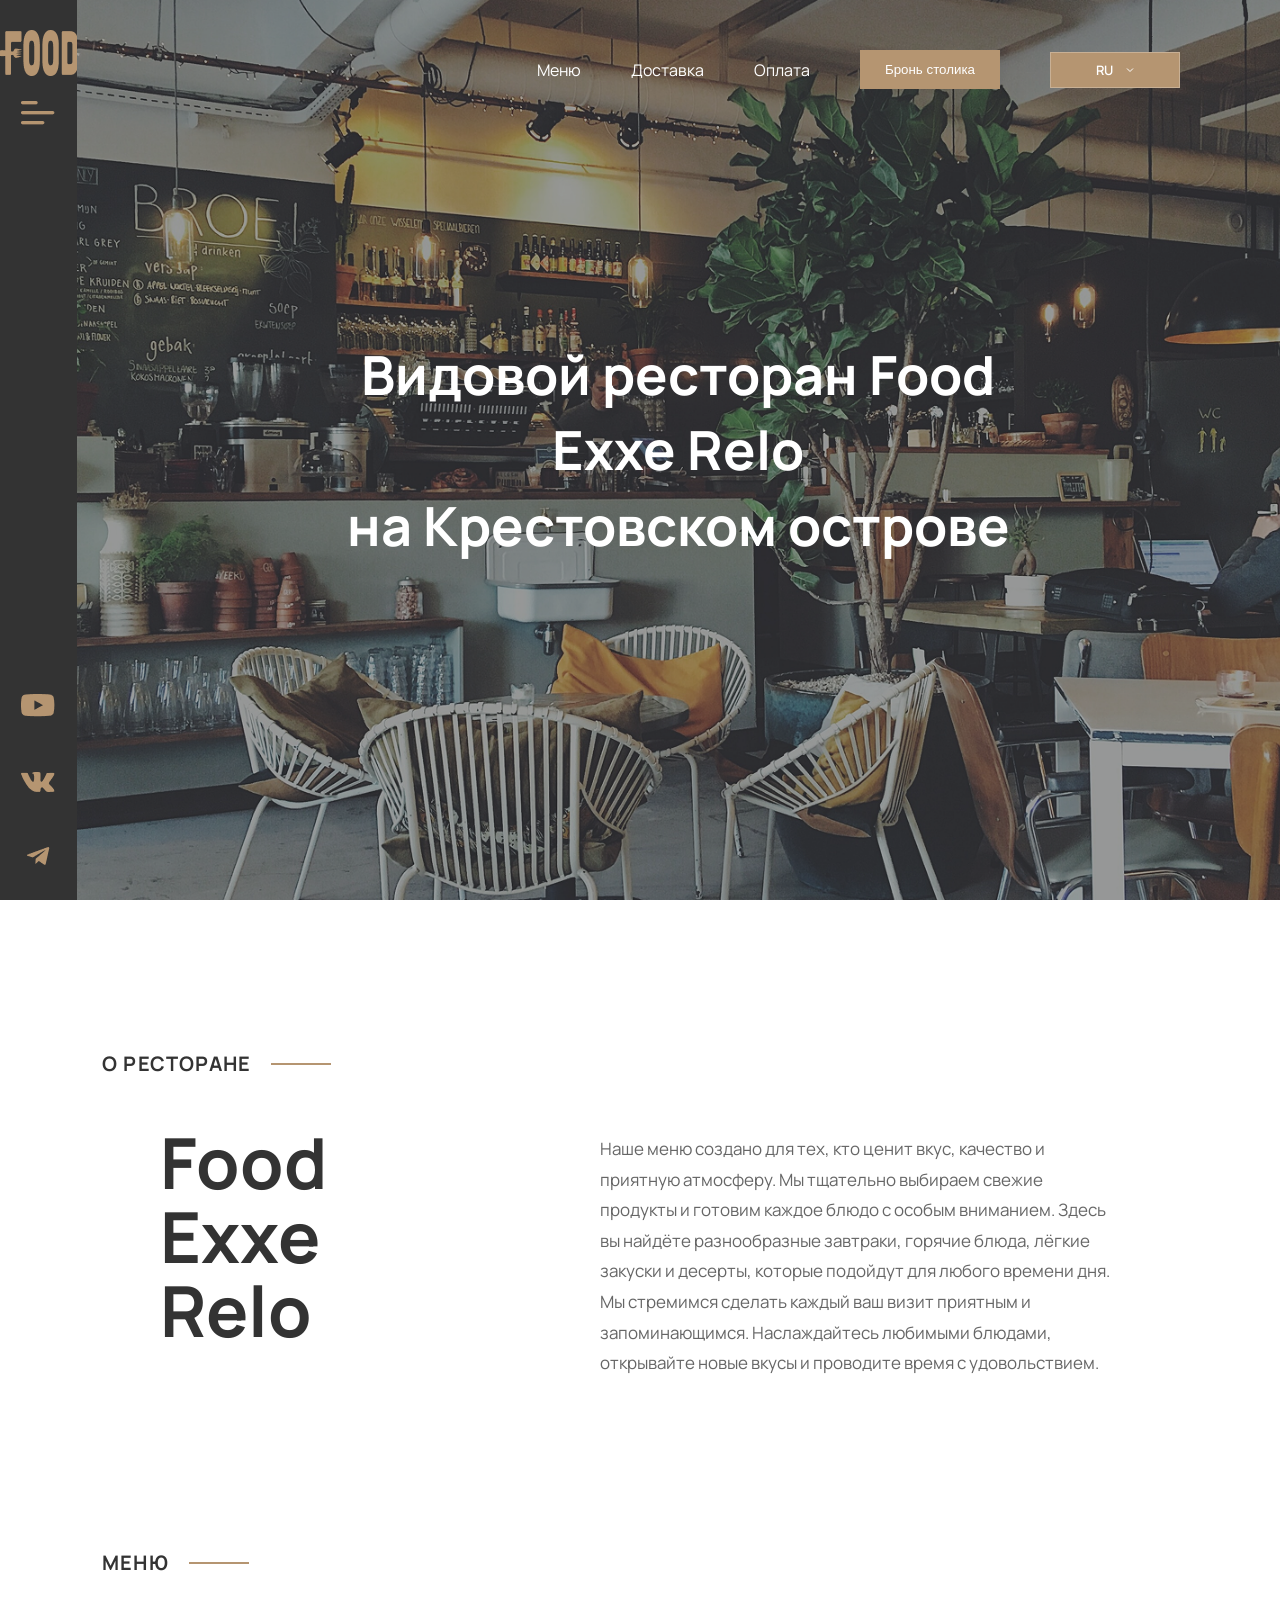
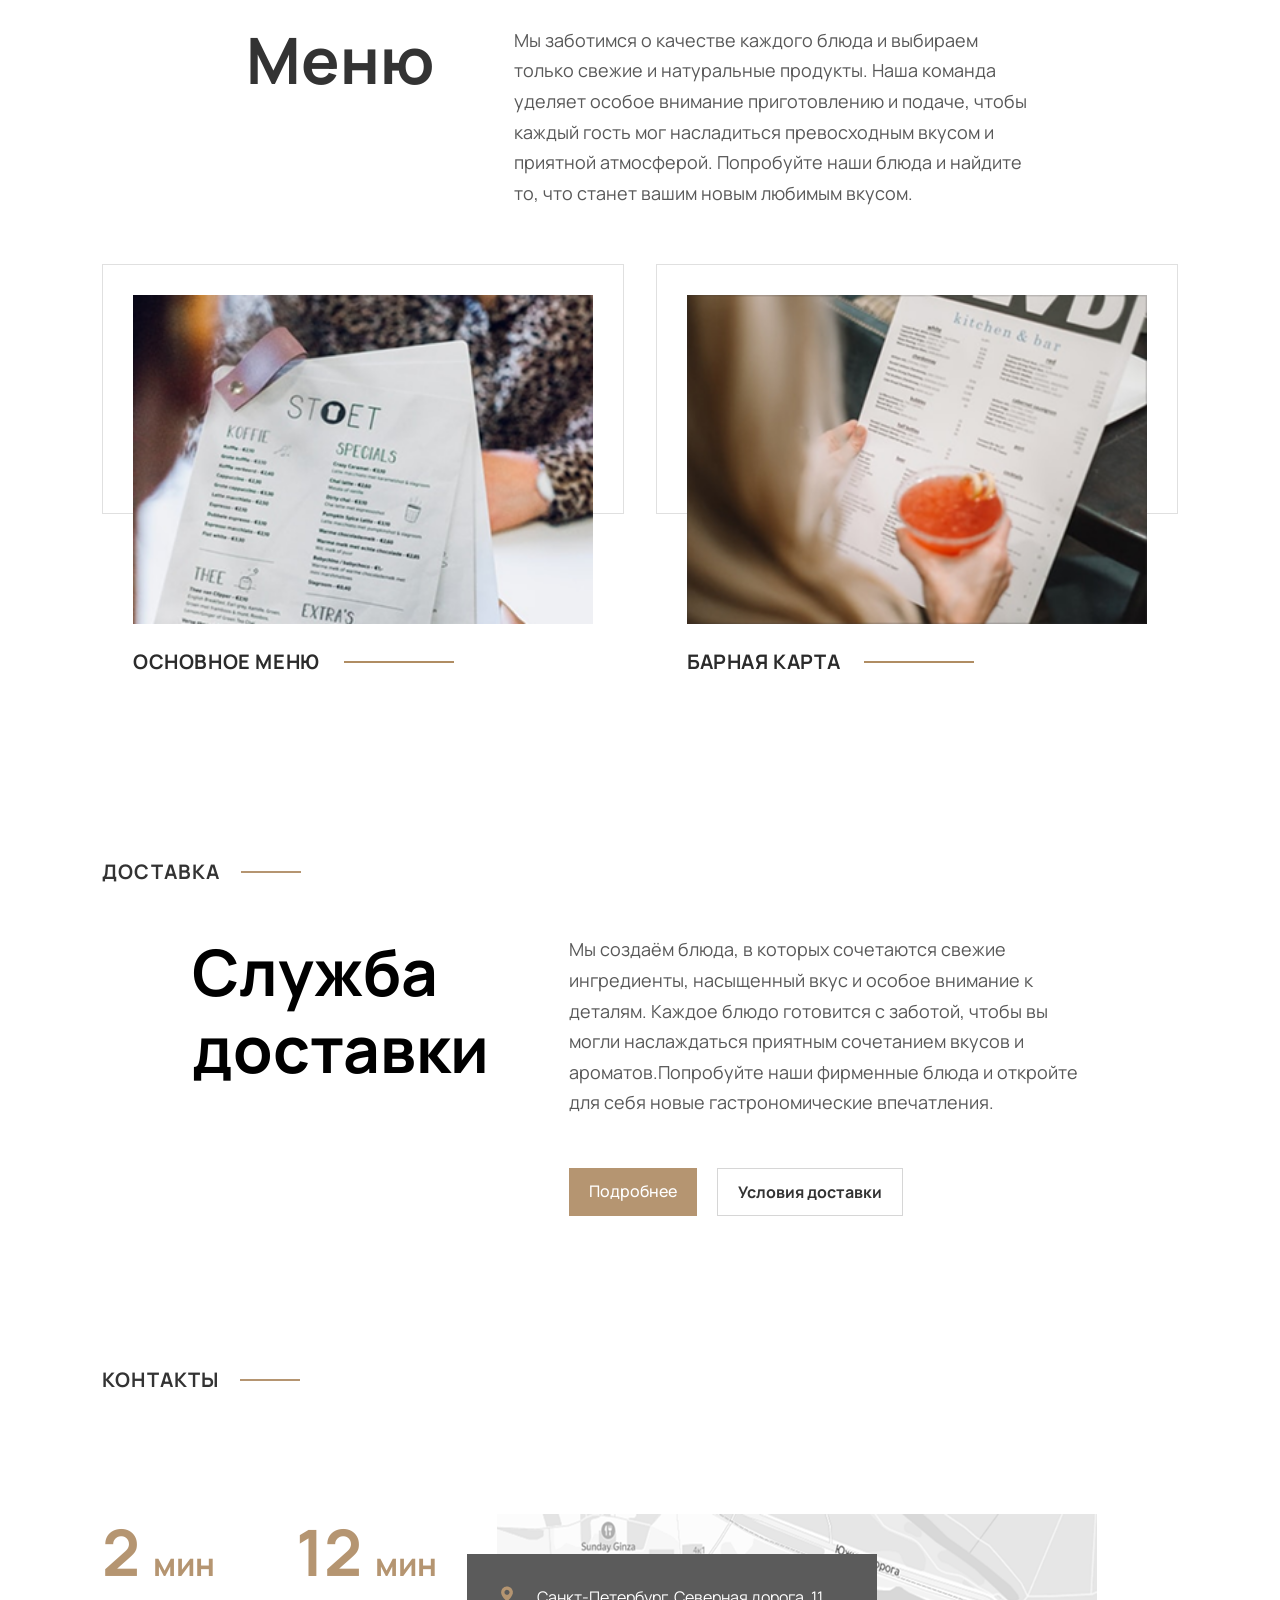
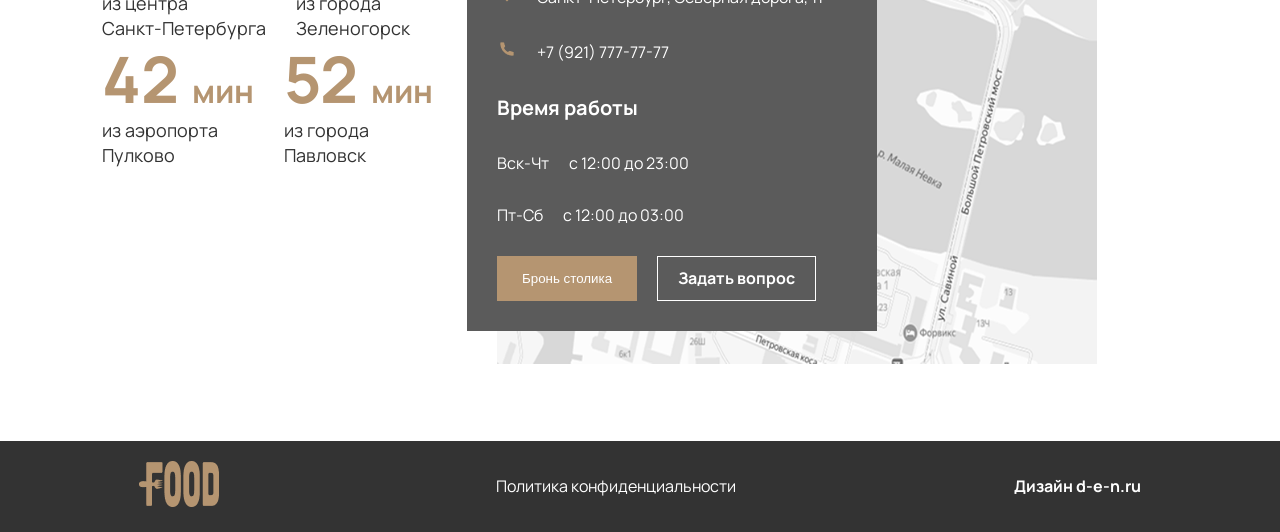
<file: index.html>
<!DOCTYPE html>
<html lang="ru">

<head>
    <meta charset="UTF-8">
    <meta name="viewport" content="width=device-width, initial-scale=1.0">
    <title>Food Exxe Relo</title>
    <link rel="stylesheet" href="./css/style.css">
    <link href="https://fonts.googleapis.com/css2?family=Manrope:wght@300;400;500;600;700&display=swap"
        rel="stylesheet">
</head>

<body>
    <section class="layout">
        <aside class="sidebar">
            <div class="sidebar-left">
                <a href="">
                    <img src="./images/logo.png" alt="Logo">

                </a>
                <a href="" id="openMobileMenu">
                    <img src="./images/burger-menu.png" alt="Logo">
                </a>

            </div>
            <div class="sidebar-actions">
                <button class="wrapper-navbar__btn sidebar-book-btn" type="button"
                    data-i18n="nav.bookTable" data-open-modal="bookingModal">Бронь столика</button>
                <div data-lang-select="header"></div>
            </div>
            <div class="sidebar-links">
                <a href="https://www.youtube.com/"><img src="./images/Youtube.png" alt="YouTube"></a>
                <a href="https://vk.ru/"><img  src="./images/Vk.png" alt="VK"></a>
                <a href="https://telegram.org/"><img src="./images/telegram.png" alt="Telegram"></a>
            </div>

        </aside>
        <div class="wrapper">
            <div class="wrapper-description">
                <nav class="wrapper-navbar">
                    <ul class="wrappper-navbar-items">
                        <li class="wrapper-navbar-item">
                            <a href="#" id="openMobileMenuNav" class="wrapper-navbar-link">Меню</a>
                        </li>
                        <li>
                            <a class="wrapper-navbar-link" href="delivery.html" data-i18n="nav.delivery">Доставка</a>
                        </li>
                        <li>
                            <a class="wrapper-navbar-link" href="#payment" data-i18n="nav.payment">Оплата</a>
                        </li>
                        <li>
                            <button class="wrapper-navbar__btn" type="button"
                                data-i18n="nav.bookTable" data-open-modal="bookingModal">Бронь столика</button>
                        </li>
                        <li class="wrapper-navbar-lang">
                            <div data-lang-select="hero"></div>
                        </li>
                    </ul>
                </nav>
                <h2 class="wrapper-info" data-i18n-html="hero.title">Видовой ресторан Food Exxe Relo <br> на Крестовском
                    острове</h2>
            </div>

        </div>

        <section id="deliveryPage" class="delivery-page hidden">
            <div class="delivery-header">
                <nav class="delivery-categories" id="categoriesNav"></nav>
                <div class="delivery-account">
                    <div data-lang-select="delivery"></div>
                    <span data-i18n="delivery.account">Личный кабинет</span>
                    <svg width="20" height="20" viewBox="0 0 24 24" fill="none" stroke="currentColor"
                        stroke-width="1.5">
                        <circle cx="12" cy="8" r="4" />
                        <path d="M4 20c0-4 4-7 8-7s8 3 8 7" />
                    </svg>
                    <svg width="20" height="20" viewBox="0 0 24 24" fill="none" stroke="currentColor"
                        stroke-width="1.5">
                        <path d="M6 6h15l-1.5 9H7.5L6 6z" />
                        <circle cx="9" cy="20" r="1" />
                        <circle cx="18" cy="20" r="1" />
                    </svg>
                </div>
            </div>
            <div class="delivery-grid" id="deliveryGrid"></div>
        </section>

        <section id="productPage" class="product-page hidden">
            <div class="delivery-header">
                <nav class="delivery-categories" id="productCategoriesNav"></nav>
                <div class="delivery-account">
                    <div data-lang-select="delivery"></div>
                    <span data-i18n="delivery.account">Личный кабинет</span>
                    <svg width="20" height="20" viewBox="0 0 24 24" fill="none" stroke="currentColor"
                        stroke-width="1.5">
                        <circle cx="12" cy="8" r="4" />
                        <path d="M4 20c0-4 4-7 8-7s8 3 8 7" />
                    </svg>
                    <svg width="20" height="20" viewBox="0 0 24 24" fill="none" stroke="currentColor"
                        stroke-width="1.5">
                        <path d="M6 6h15l-1.5 9H7.5L6 6z" />
                        <circle cx="9" cy="20" r="1" />
                        <circle cx="18" cy="20" r="1" />
                    </svg>
                </div>
            </div>
            <div class="product-detail">
                <div class="product-detail__gallery"></div>
                <div class="product-detail__info">
                    <h1 class="product-detail__title" id="productTitle"></h1>
                    <div class="product-detail__price-row">
                        <span class="product-detail__price" id="productPrice"></span>
                        <span class="product-detail__weight" id="productWeight"></span>
                    </div>
                    <div class="product-detail__actions">
                        <div class="product-detail__quantity">
                            <label for="productQuantity" data-i18n="delivery.quantity">Количество порций:</label>
                            <input type="number" id="productQuantity" value="1" min="1" max="99">
                        </div>
                        <button type="button" class="product-detail__cart-btn" data-i18n="delivery.addToCart">В
                            корзину</button>
                    </div>
                    <div class="product-detail__addons">
                        <h3 class="product-detail__addons-title" data-i18n="delivery.addons">Сделать еще вкуснее</h3>
                        <div id="productAddons"></div>
                    </div>
                </div>
            </div>
        </section>

    </section>

    <section class="container landing-section about-section">
        <div class="restoran-about">
            <b class="restoran-text" data-i18n="section.about">о ресторане</b>
            <span class="linear"></span>
        </div>
        <div class="restoran-about__text about-section__content">
            <h2 class="restoran-about__h2 about-section__title">Food <br> Exxe <br> Relo</h2>
            <p class="restoran-about__description about-section__description" data-i18n="about.description">Sed vel
                ornare ut rhoncus, ac ut nibh. Amet at sit et nibh. In lectus phasellus non ornare eget velit. Facilisi
                urna, tristique dui, rhoncus, dolor. Tincidunt enim gravida dignissim leo pulvinar sit volutpat nulla
                vestibulum. Morbi pellentesque enim massa laoreet vel id. Lectus ac, facilisis neque turpis. Morbi massa
                enim nullam sem vehicula.</p>
        </div>

    </section>

    <section class="container landing-section">
        <div class="restoran-about">
            <b class="restoran-text" data-i18n="section.menu">меню</b>
            <span class="linear"></span>
        </div>
        <div class="restoran-about__text">
            <h2 class="restoran-about__h2" data-i18n="menu.title">Меню</h2>
            <p class="restoran-about__description" data-i18n="menu.description">
                At faucibus nullam mauris vitae ut non. Augue libero non nibh nec, et eget erat. Nascetur nunc neque,
                varius massa aliquam interdum turpis massa. Ac tortor aliquam risus, interdum nisl mauris sit.
            </p>
        </div>

        <div class="menu-cards">
            <a style="text-decoration: none;" href="#">
                <article class="menu-card">
                <div class="menu-card__media">
                        <img class="menu-card__image" src="./images/stoet.png" alt="Основное меню">
                </div>
                <div class="menu-card__about">
                    <b class="restoran-text" data-i18n="menu.main">Основное меню</b>
                    <span class="linear"></span>
                </div>
            </article>
            </a>
            <a style="text-decoration: none;" href="#">
                <article class="menu-card">
                <div class="menu-card__media">
                    <img src="./images/document.png" alt="Барная карта">
                </div>
                <div class="menu-card__about">
                    <b class="restoran-text" data-i18n="menu.bar">Барная карта</b>
                    <span class="linear restoran-linear"></span>
                </div>
            </article>
            </a>
        </div>
    </section>
    <br>
    <br>
    <section class="container landing-section">
        <div class="restoran-about">
            <b class="restoran-text" data-i18n="section.delivery">доставка</b>
            <span class="linear"></span>
        </div>
        <div class="restoran-about__text resto-bar">
            <b class="dostavka-about__h2" data-i18n-html="delivery.title">Служба <br> доставки</b>
            <div class="restoran-about__desc">
                <p class="restoran-about__description" data-i18n="delivery.description">
                Phasellus diam, ultrices lobortis integer et. Diam, purus vel sagittis, non, a. In risus, venenatis enim
                vitae mauris aliquet orci. Consectetur nibh interdum nullam ut lobortis eu etiam sem.
            </p>
            <div class="dostavka-btns">
            <a href="delivery.html" type="button"  class="dostavka-more__btn"  data-i18n="delivery.more">Подробнее</a>
            <a href="#" style="text-decoration: none;" class="dostavka-condition__btn"  data-i18n="delivery.conditions">Условия
                доставки</a>
        </div>
            </div>
        </div>
    </section>

    <section class="container">
        <div class="restoran-about">
            <b class="restoran-text" data-i18n="section.contacts">контакты</b>
            <span class="linear"></span>
        </div>

        <div class="contact-location">
            <div class="contact-left">
                <div class="contact-left__items">
                    <div class="contact-left__item">
                        <b class="contact-num">2 <span data-i18n="contacts.min">мин</span></b>
                        <p class="contact-city" data-i18n-html="contacts.fromCenter">из центра <br> Санкт-Петербурга</p>
                    </div>
                    <div class="contact-left__item">
                        <b class="contact-num">12 <span data-i18n="contacts.min">мин</span></b>
                        <p class="contact-city" data-i18n-html="contacts.fromZelenogorsk">из города <br> Зеленогорск</p>
                    </div>
                </div>
                <div class="contact-left__items contact-right__items">
                    <div class="contact-left__item">
                        <b class="contact-num">42 <span data-i18n="contacts.min">мин</span></b>
                        <p class="contact-city" data-i18n-html="contacts.fromPulkovo">из аэропорта <br> Пулково</p>
                    </div>
                    <div class="contact-left__item">
                        <b class="contact-num">52 <span data-i18n="contacts.min">мин</span></b>
                        <p class="contact-city" data-i18n-html="contacts.fromPavlovsk">из города <br> Павловск</p>
                    </div>
                </div>
            </div>
            <div class="contact-map">
                <img class="location-map" src="./images/Rectangle 43.png" alt="">
                <div class="map-card">
                    <div class="map-location">
                        <a href=""><img src="./images/ci_location.png" alt=""></a>
                       <a style="text-decoration: none; color: white; " href=""> <span class="map-location__left" data-i18n="map.address">Санкт-Петербург, Северная дорога, 11 </span></a>
                    </div>
                    <div class="map-location">
                        <a href="#"><img src="./images/ci_phone.png" alt=""></a>
                        <a style="text-decoration: none; color: white; " href="tel:+998901234567"><span class="map-location__left">+7 (921) 777-77-77 </span></a>
                    </div>
                    <h4 class="work-hour" data-i18n="map.workHours">Время работы</h4>
                    <div class="map-location">
                        <span data-i18n="map.sunThu">Вск-Чт</span> 
                    <span data-i18n="map.hours1">с 12:00 до 23:00</span>
                    </div>
                    <div class="map-location">
                        <span data-i18n="map.friSat">Пт-Сб</span> 
                    <span data-i18n="map.hours2">с 12:00 до 03:00</span>
                    </div>
                   <div class="map-btns">
                       <button class="wrapper-navbar__btn sidebar-book-btn" type="button"
                           data-i18n="nav.bookTable" data-open-modal="bookingModal">Бронь столика</button>
                     <a style="text-decoration: none;" href="#" class="bron-stol" data-i18n="map.askQuestion"
                    >Задать вопрос</a>
                   </div>
                </div>
            </div>
        </div>
    </section>
    <footer class="footer">
        <div class="container2">

             <a href=""><img src="./images/logo.png" alt="Logo"></a>
    <a  href="" class="footer-politika" data-i18n="footer.privacy">Политика конфиденциальности</a>
    <a href="" class="footer-link" data-i18n="footer.design">Дизайн d-e-n.ru</a>

        </div>
    </footer>

    <!-- ===== Modal ===== -->
    <div class="modal-overlay" id="bookingModal">
        <div class="modal">
            <button class="modal-close" id="closeModal" data-i18n-aria="modal.close" aria-label="Закрыть">×</button>

            <div class="modal-logo">
                <img src="./images/logo.png" alt="FOOD">
            </div>

            <h3 class="modal-title" data-i18n="modal.title">ЗАБРОНИРОВАТЬ СТОЛИК</h3>

            <form class="modal-form" id="bookingForm">
                <input type="text" name="name" data-i18n-placeholder="modal.name" placeholder="Имя" required>
                <input type="tel" name="phone" data-i18n-placeholder="modal.phone" placeholder="Телефон" required>

                <div class="modal-row">
                    <input  name="guests" data-i18n-placeholder="modal.guests" placeholder="Гостей" 
                        required>
                    <input type="text" name="time" data-i18n-placeholder="modal.time" placeholder="Время" required>
                </div>

                <button type="submit" class="modal-submit" data-i18n="modal.submit">Забронировать</button>
            </form>
        </div>
    </div>

    <!-- ===== Mobile Menu ===== -->
    <div class="mobile-menu" id="mobileMenu">
        <div class="mobile-menu-content">

            <div class="mobile-menu-logo">
                <a href=""><img src="./images/logo.png" alt="FOOD"></a>
                <br>
                <button class="mobile-menu-close" id="closeMobileMenu" data-i18n-aria="modal.close"
                    aria-label="Закрыть">×</button>

            </div>

            <div data-lang-select="mobile"></div>

            <nav class="mobile-menu-nav">
                <ul>
                   
                    <li><a href="delivery.html" data-open-delivery data-i18n="nav.delivery">Доставка</a></li>
                    <li><a href="#payment" data-i18n="nav.payment">Оплата</a></li>
                </ul>
            </nav>

            <button class="mobile-menu-btn" data-i18n="nav.bookTable" data-open-modal="bookingModal">
                Бронь столика
            </button>

            <div class="mobile-menu-socials">
                <a href="https://www.youtube.com/"><img src="./images/Youtube.png" alt="YouTube"></a>
                <a href="https://vk.ru/"><img src="./images/Vk.png" alt="VK"></a>
                <a href="https://telegram.org/"><img src="./images/telegram.png" alt="Telegram"></a>
            </div>
        </div>
    </div>

    <script src="./js/i18n.js"></script>
    <script type="module" src="./js/menu-data.js"></script>
    <script src="./js/script.js"></script>
</body>
</html>
</file>
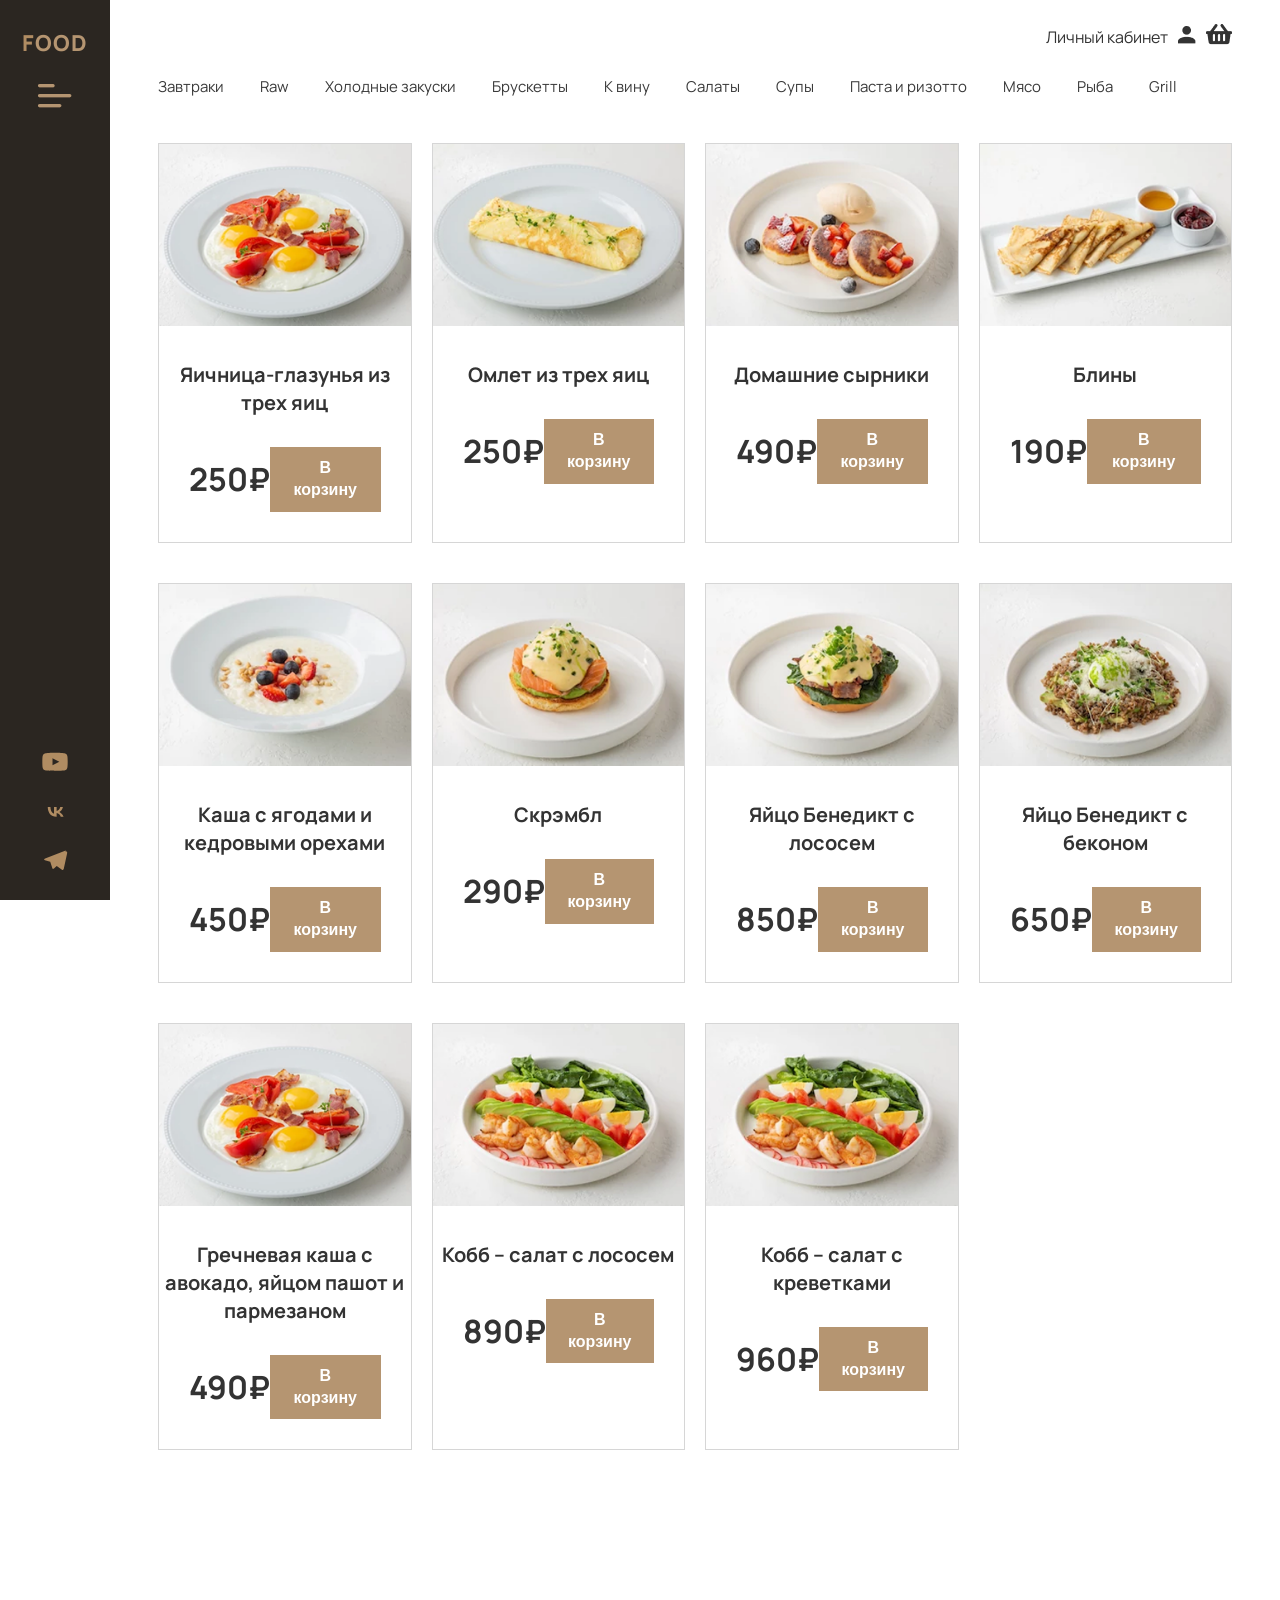
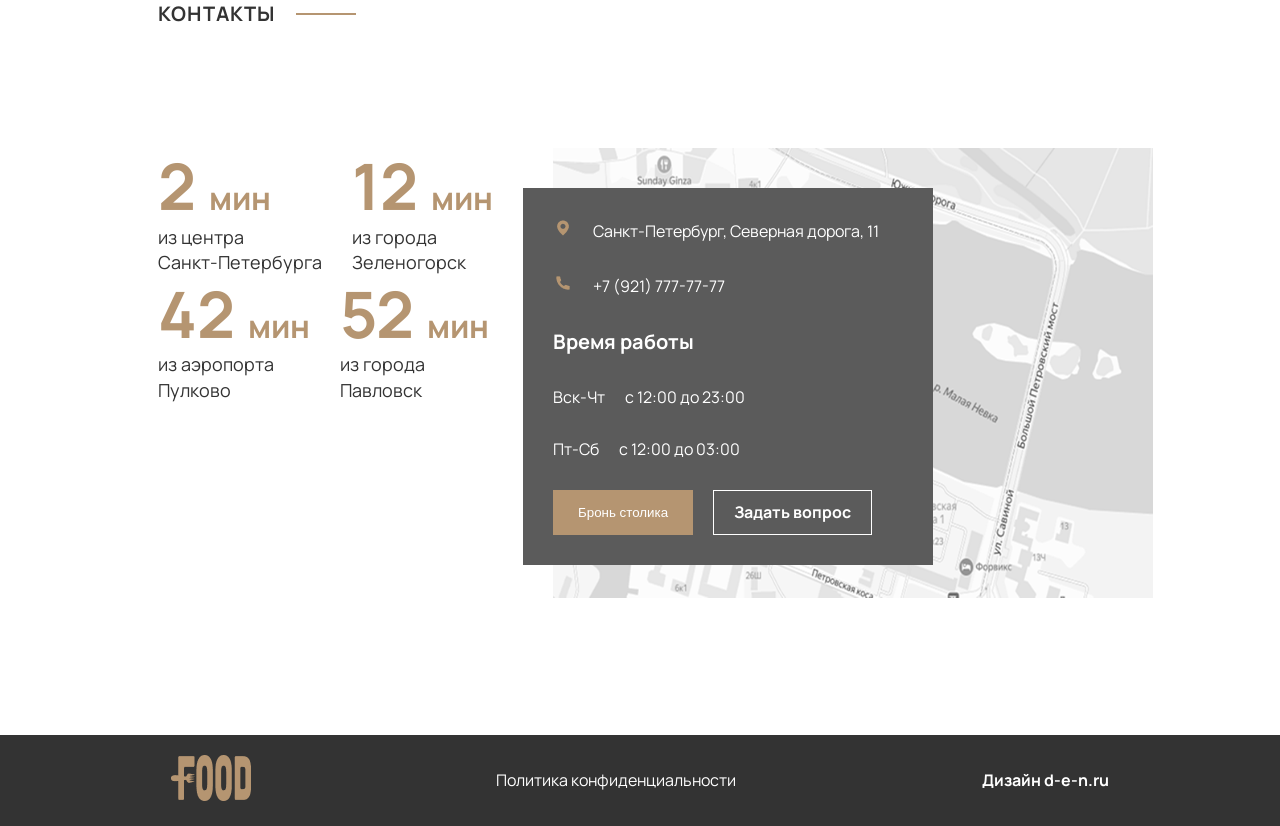
<file: delivery.html>
<!DOCTYPE html>
<html lang="ru">
<head>
<meta charset="UTF-8">
<meta name="viewport" content="width=device-width, initial-scale=1.0">
<title>FOOD — Меню</title>
<link rel="stylesheet" href="./css/style.css">
<link rel="stylesheet" href="./css/delevery.css">
<link href="https://fonts.googleapis.com/css2?family=Manrope:wght@300;400;500;600;700&display=swap" rel="stylesheet">

</head>
<body class="delivery-site">
<div class="layout">
  <aside class="sidebar">
      <a class="logo" href="index.html">OOD</a>

    <a href="#" id="openMobileMenu">
                    <img src="./images/burger-menu.png" alt="Logo">
                </a>
                                                                                <div class="social">
      <a href="https://www.youtube.com/" title="YouTube"><svg viewBox="0 0 24 24"><path d="M23.5 6.2s-.2-1.6-.9-2.3c-.9-.9-1.9-.9-2.4-1C16.9 2.6 12 2.6 12 2.6h0s-4.9 0-8.2.3c-.5.1-1.5.1-2.4 1C.7 4.6.5 6.2.5 6.2S.3 8.1.3 10v1.9c0 1.9.2 3.8.2 3.8s.2 1.6.9 2.3c.9.9 2.1.9 2.6 1 1.9.2 8 .3 8 .3s4.9 0 8.2-.3c.5-.1 1.5-.1 2.4-1 .7-.7.9-2.3.9-2.3s.2-1.9.2-3.8V10c0-1.9-.2-3.8-.2-3.8zM9.7 14.1V7.6l6.3 3.3-6.3 3.2z"/></svg></a>
      <a href="https://vk.ru/" title="VK"><svg viewBox="0 0 24 24"><path d="M13.2 17.3c-4.9 0-7.7-3.4-7.9-9h2.5c.1 4 1.9 5.7 3.3 6.1v-6.1h2.4v3.6c1.4-.2 2.9-1.7 3.4-3.6h2.4c-.4 2.3-2.1 4-3.3 4.7 1.2.6 3.1 2.1 3.9 4.3h-2.6c-.6-1.8-1.9-3.2-3.8-3.4v3.4h-.3z"/></svg></a>
      <a href="https://telegram.org/" title="Telegram"><svg viewBox="0 0 24 24"><path d="M21.9 4.2 2.9 11.6c-1.3.5-1.3 1.2-.2 1.5l4.9 1.5 1.9 5.7c.2.6.1.8.8.8.5 0 .7-.2 1-.5l2.3-2.2 4.8 3.5c.9.5 1.5.2 1.7-.8l3.1-14.5c.3-1.3-.5-1.9-1.3-1.4z"/></svg></a>
    </div>
  </aside>

  <main class="main">
    <div class="topbar">
      <div class="account">
        <a class="personal-account" href="#">Личный кабинет</a>
        <a href="#"><img src="./images/data-image/User.png" alt="Logo"></a>
       <a href="#"> <img src="./images/data-image/card.png" alt="Logo"></a>
            
      </div>
    </div>
    
    <section id="deliveryPage">
      <nav class="tabs delivery-categories" id="categoriesNav"></nav>
      
    </section>

    <section id="product-cards">
        <div class="product-card">
            
        </div>
    </section>

    <section class="container contacts-section" id="contactsSection">
        <div class="restoran-about">
            <b class="restoran-text" data-i18n="section.contacts">контакты</b>
            <span class="linear"></span>
        </div>

        <div class="contact-location">
            <div class="contact-left">
                <div class="contact-left__items">
                    <div class="contact-left__item">
                        <b class="contact-num">2 <span data-i18n="contacts.min">мин</span></b>
                        <p class="contact-city" data-i18n-html="contacts.fromCenter">из центра <br> Санкт-Петербурга</p>
                    </div>
                    <div class="contact-left__item">
                        <b class="contact-num">12 <span data-i18n="contacts.min">мин</span></b>
                        <p class="contact-city" data-i18n-html="contacts.fromZelenogorsk">из города <br> Зеленогорск</p>
                    </div>
                </div>
                <div class="contact-left__items">
                    <div class="contact-left__item">
                        <b class="contact-num">42 <span data-i18n="contacts.min">мин</span></b>
                        <p class="contact-city" data-i18n-html="contacts.fromPulkovo">из аэропорта <br> Пулково</p>
                    </div>
                    <div class="contact-left__item">
                        <b class="contact-num">52 <span data-i18n="contacts.min">мин</span></b>
                        <p class="contact-city" data-i18n-html="contacts.fromPavlovsk">из города <br> Павловск</p>
                    </div>
                </div>
            </div>
            <div class="contact-map">
                <img class="location-map" src="./images/Rectangle 43.png" alt="">
                <div class="map-card">
                    <div class="map-location">
                        <a href=""><img src="./images/ci_location.png" alt=""></a>
                       <a style="text-decoration: none; color: white; " href=""> <span class="map-location__left" data-i18n="map.address">Санкт-Петербург, Северная дорога, 11 </span></a>
                    </div>
                    <div class="map-location">
                        <a href="#"><img src="./images/ci_phone.png" alt=""></a>
                        <a style="text-decoration: none; color: white; " href="tel:+998901234567"><span class="map-location__left">+7 (921) 777-77-77 </span></a>
                    </div>
                    <h4 class="work-hour" data-i18n="map.workHours">Время работы</h4>
                    <div class="map-location">
                        <span data-i18n="map.sunThu">Вск-Чт</span> 
                    <span data-i18n="map.hours1">с 12:00 до 23:00</span>
                    </div>
                    <div class="map-location">
                        <span data-i18n="map.friSat">Пт-Сб</span> 
                    <span data-i18n="map.hours2">с 12:00 до 03:00</span>
                    </div>
                   <div class="map-btns">
                       <button class="wrapper-navbar__btn sidebar-book-btn" type="button"
                           data-i18n="nav.bookTable" data-open-modal="bookingModal">Бронь столика</button>
                     <a style="text-decoration: none;" href="#" class="bron-stol" data-i18n="map.askQuestion"
                    >Задать вопрос</a>
                   </div>
                </div>
            </div>
        </div>
    </section>
  </main>
</div>

<footer class="footer">
  <div class="container2">
    <a href=""><img src="./images/logo.png" alt="Logo"></a>

    <a href="" class="footer-politika" data-i18n="footer.privacy">Политика конфиденциальности</a>
    <a href="" class="footer-link" data-i18n="footer.design">Дизайн d-e-n.ru</a>
  </div>
</footer>


<div class="modal-overlay" id="bookingModal">
        <div class="modal">
            <button class="modal-close" id="closeModal" data-i18n-aria="modal.close" aria-label="Закрыть">×</button>

            <div class="modal-logo">
                <img src="./images/logo.png" alt="FOOD">
            </div>

            <h3 class="modal-title" data-i18n="modal.title">ЗАБРОНИРОВАТЬ СТОЛИК</h3>

            <form class="modal-form" id="bookingForm">
                <input type="text" name="name" data-i18n-placeholder="modal.name" placeholder="Имя" required>
                <input type="tel" name="phone" data-i18n-placeholder="modal.phone" placeholder="Телефон" required>

                <div class="modal-row">
                    <input  name="guests" data-i18n-placeholder="modal.guests" placeholder="Гостей" 
                        required>
                    <input type="text" name="time" data-i18n-placeholder="modal.time" placeholder="Время" required>
                </div>

                <button type="submit" class="modal-submit" data-i18n="modal.submit">Забронировать</button>
            </form>
        </div>
    </div>

<div class="mobile-menu" id="mobileMenu">
    <div class="mobile-menu-content">

        <div class="mobile-menu-logo">
            <a href=""><img src="./images/logo.png" alt="FOOD"></a>
            <br>
            <button class="mobile-menu-close" id="closeMobileMenu" data-i18n-aria="modal.close"
                aria-label="Закрыть">×</button>

        </div>

        <div data-lang-select="mobile"></div>

        <nav class="mobile-menu-nav">
            <ul>
               
                <li><a href="delivery.html" data-open-delivery data-i18n="nav.delivery">Доставка</a></li>
                <li><a href="#payment" data-i18n="nav.payment">Оплата</a></li>
            </ul>
        </nav>

        <button class="mobile-menu-btn" data-i18n="nav.bookTable" data-open-modal="bookingModal">
            Бронь столика
        </button>

        <div class="mobile-menu-socials">
            <a href="https://www.youtube.com/"><img src="./images/Youtube.png" alt="YouTube"></a>
            <a href="https://vk.ru/"><img src="./images/Vk.png" alt="VK"></a>
            <a href="https://telegram.org/"><img src="./images/telegram.png" alt="Telegram"></a>
        </div>
    </div>
</div>
    




 <div class="mobile-menu" id="mobileMenu">
        <div class="mobile-menu-content">

            <div class="mobile-menu-logo">
                <img src="./images/logo.png" alt="FOOD">
                <br>
                <button class="mobile-menu-close" id="closeMobileMenu" data-i18n-aria="modal.close"
                    aria-label="Закрыть">×</button>

            </div>

            <div data-lang-select="mobile"></div>

            <nav class="mobile-menu-nav">
                <ul>
                   
                    <li><a href="delivery.html" data-open-delivery data-i18n="nav.delivery">Доставка</a></li>
                    <li><a href="#payment" data-i18n="nav.payment">Оплата</a></li>
                </ul>
            </nav>

            <button class="mobile-menu-btn" id="openModalMobile" data-i18n="nav.bookTable">
                Бронь столика
            </button>

            <div class="mobile-menu-socials">
                <a href="https://www.youtube.com/"><img src="./images/Youtube.png" alt="YouTube"></a>
                <a href="https://vk.ru/"><img src="./images/Vk.png" alt="VK"></a>
                <a href="https://telegram.org/"><img src="./images/telegram.png" alt="Telegram"></a>
            </div>
        </div>
    </div>


<script type="module" src="./js/i18n.js"></script>
<script type="module" src="./js/menu-data.js"></script>
<script type="module" src="./js/delivery.js"></script>

</body>
</html>
</file>
<file: css/style.css>
* {
    box-sizing: border-box;
    margin: 0;
    padding: 0;
}



body {
    font-family: 'Manrope', sans-serif;
    overflow-x: hidden;
}
.container {
    max-width: 1076px;
    margin: 150px auto;
    
}

.container2 {
    padding: 20px 0;
    margin-top: 150px;
    display: flex;
    justify-content: space-around;
    align-items: center;
    color: rgba(255, 255, 255, 1);
}


.linear {
    width: 60px;
    height: 2px;
    background-color: rgba(181, 149, 113, 1);
}


.layout {
    display: flex;
    width: 100%;
    height: 100%;
    
}



.sidebar{
    background-color: rgba(51, 51, 51, 1);
    width: 6%;
    height: 100vh;
    padding: 30px;
    display: flex;
    flex-direction: column;
    align-items: center;
    justify-content: space-between;
    
}


.sidebar-left {
    display: flex;
    flex-direction: column;
    align-items: center;
    gap: 20px;
    flex-shrink: 0;
}




.sidebar-links {
    display: flex;
    flex-direction: column;
    align-items: center;
    justify-content: center;
    gap: 50px;
}

.sidebar-actions {
    display: none;
}


.wrapper {
    background-image: url("../images/bg-image.png");
    background-size: cover;
    background-position: center;
    width: 94%;
    height: 100vh;
    position: relative;
}


.wrappper-navbar-items {
    display: flex;
    padding-right: 100px;
    padding-top: 50px;
    justify-content: end;
    align-items: center;
    gap: 50px;
    list-style: none;
}

.wrapper-navbar-lang {
    list-style: none;
}


.wrapper-navbar-link {
    text-decoration: none;
    color: rgba(255, 255, 255, 1);
}



.wrapper-navbar__btn {
    background-color: rgba(181, 149, 113, 1);
    color: rgba(255, 255, 255, 1);
    padding: 12px 25px;
    border: none;
   
}

.wrapper-navbar__btn:hover {
    cursor: pointer;
}

.wrapper-info {
    position: relative;
    font-weight: 700;
    font-size: 54px;
    line-height: 140%;
    color: rgba(255, 255, 255, 1);
    text-align: center;
    max-width: 820px;
    padding: 0 32px;
    margin: 0 auto;
}

.wrapper-description {
    width: 100%;
    height: 100%;
    display: flex;
    flex-direction: column;
    justify-content: center;
    align-items: center;
    position: relative;
}

.wrapper-navbar {
    position: absolute;
    top: 0;
    right: 0;
    width: 100%;
    z-index: 2;
}




/* ===== Modal ===== */
.modal-overlay {
  position: fixed;
  inset: 0;
  background: rgba(0, 0, 0, 0.65);
  display: flex;
  align-items: center;
  justify-content: center;
  z-index: 1000;
  opacity: 0;
  visibility: hidden;
  transition: all 0.3s ease;
}

.modal-overlay.active {
  opacity: 1;
  visibility: visible;
}

.modal {
  background: #2a2a2a;
  padding: 40px 36px;
  border-radius: 8px;
  width: 100%;
  max-width: 380px;
  position: relative;
  text-align: center;
  transform: translateY(20px);
  transition: transform 0.3s ease;
}

.modal-overlay.active .modal {
  transform: translateY(0);
}

.modal-close {
  position: absolute;
  top: 16px;
  right: 18px;
  background: none;
  border: none;
  color: #fff;
  font-size: 28px;
  cursor: pointer;
  line-height: 1;
  opacity: 0.8;
  transition: opacity 0.2s;
}

.modal-close:hover {
  opacity: 1;
}

.modal-logo {
  margin-bottom: 20px;
}

.modal-logo img {
  height: 28px;
}

.modal-title {
  font-size: 15px;
  font-weight: 600;
  letter-spacing: 1.5px;
  margin-bottom: 28px;
  color: #fff;
  text-transform: uppercase;
}

.modal-form {
  display: flex;
  flex-direction: column;
  gap: 14px;
}

.modal-form input {
  width: 100%;
  padding: 12px 14px;
  background: transparent;
  border: 1px solid #555;
  border-radius: 4px;
  color: #fff;
  font-size: 14px;
  font-family: 'Manrope', sans-serif;
  outline: none;
  transition: border-color 0.2s;
}

.modal-form input::placeholder {
  color: #999;
}

.modal-form input:focus {
  border-color: #b59571;
}

.modal-row {
  display: flex;
  gap: 12px;
}

.modal-row input {
  width: 50%;
}

.modal-submit {
  margin-top: 10px;
  background: #b59571;
  color: #1a1a1a;
  border: none;
  padding: 13px;
  border-radius: 4px;
  font-size: 15px;
  font-weight: 600;
  cursor: pointer;
  transition: background 0.25s;
  font-family: 'Manrope', sans-serif;
}

.modal-submit:hover {
  background: #c9a87e;
}


/* ===== Mobile Menu ===== */
.mobile-menu {
  position: fixed;
  inset: 0;
  background: #2a2a2a;
  z-index: 1100;
  display: flex;
  align-items: center;
  justify-content: center;
  opacity: 0;
  visibility: hidden;
  transition: all 0.35s ease;
}

.mobile-menu.active {
  opacity: 1;
  visibility: visible;
}

.mobile-menu-content {
  text-align: center;
  width: 100%;
  max-width: 320px;
  position: relative;
  padding: 40px 20px;
  display: flex;
  flex-direction: column;
  align-items: center;
}

.mobile-menu-close {

  background: none;
  border: none;
  color: #b59571;
  font-size: 32px;
  cursor: pointer;
  line-height: 1;
}

.mobile-menu-logo {
    padding: 20px;
}

.mobile-menu-logo img {
  height: 32px;
}

.mobile-menu-nav ul {
  list-style: none;
  margin-bottom: 40px;
}

.mobile-menu-nav li {
  margin-bottom: 28px;
}

.mobile-menu-nav a {
  color: #fff;
  font-size: 22px;
  font-weight: 500;
  text-decoration: none;
  transition: color 0.2s;
}

.mobile-menu-nav a:hover {
  color: #b59571;
}

.mobile-menu-btn {
  background: #b59571;
  color: #1a1a1a;
  border: none;
  padding: 14px 36px;
  font-size: 16px;
  font-weight: 600;
  border-radius: 4px;
  cursor: pointer;
  font-family: 'Manrope', sans-serif;
  margin-bottom: 60px;
  transition: background 0.25s;
}

.mobile-menu-btn:hover {
  background: #c9a87e;
}

.mobile-menu-socials {
  display: flex;
  justify-content: center;
  gap: 28px;
}

.mobile-menu-socials img {
  
  
  
}

.mobile-menu-socials a:hover img {
  opacity: 1;
}



.restoran-about {
    display: flex;
    gap: 20px;
    align-items: center;
}

.restoran-text {
    font-weight: 700;
    font-size: 20px;
    line-height: 140%;
    text-transform: uppercase;
    letter-spacing: 0.06em;
    color: rgba(51, 51, 51, 1);
}

.restoran-about__text {
    margin-top: 48px;
    display: flex;
    gap: 80px;
    justify-content: center;
    align-items: flex-start;
}

.restoran-about__h2 {
    font-weight: 700;
    font-size: 64px;
    line-height: 110%;
    color: rgba(51, 51, 51, 1);
    flex-shrink: 0;
}

.restoran-about__description {
    font-weight: 400;
    font-size: 18px;
    line-height: 170%;
    color: rgba(51, 51, 51, 0.82);
    margin-bottom: 0;
    max-width: 520px;
}

.about-section {
    padding-bottom: 20px;
}

.about-section__content {
    display: grid;
    grid-template-columns: minmax(220px, 340px) minmax(280px, 1fr);
    gap: 48px 100px;
    align-items: start;
    justify-content: start;
    max-width: 960px;
    margin-left: auto;
    margin-right: auto;
}

.about-section__title {
    font-size: clamp(42px, 5.5vw, 72px);
    line-height: 105%;
    margin: 0;
}

.about-section__description {
    font-size: 17px;
    line-height: 180%;
    color: rgba(51, 51, 51, 0.75);
    max-width: 100%;
    padding-top: 8px;
}


.menu-cards {
    margin-top: 56px;
    display: grid;
    grid-template-columns: repeat(2, minmax(0, 1fr));
    gap: 32px;
}

.restoran-about__desc {
    display: flex;
    flex-direction: column; gap: 50px; align-items: start;
}

.menu-card {
    border: 1px solid rgba(51, 51, 51, 0.15);
    height: 250px;
    background: #fff;
    padding: 30px 30px 32px;
    display: flex;
    flex-direction: column;
}

.menu-card__media {
    width: 100%;

    
}

.menu-card__media img {
    width: 100%;
    height: 100%;
    display: block;
    object-fit: cover;
    object-position: center;
    
}

.menu-card__about {
    display: flex;
    gap: 24px;
    align-items: center;
    justify-content: flex-start;
    margin-top: 24px;
    
    
}

.menu-card__about .restoran-text {
    font-size: 20px;
    font-weight: 700;
    letter-spacing: 0.03em;
    text-transform: uppercase;
    white-space: nowrap;
    color: #2b2b2b;
}

.menu-card__about .linear {
    display: block;
    width: 110px;
    height: 1.5px;
    background: #b08d63;
}

.dostavka-about__h2 {
    font-weight: 700;
    font-size: 64px;
    line-height: 120%;
    
}


.dostavka-more__btn {
    background-color: rgba(181, 149, 113, 1);
    padding: 12px 20px;
    color: rgba(255, 255, 255, 1);
    border: none;
    font-weight: 500;
    font-size: 16px;
    line-height: 140%;
    
}

.dostavka-condition__btn {
    font-weight: bold;
    font-size: 16px;
    line-height: 140%;
    padding: 12px 20px;
    border: 1px solid rgba(51, 51, 51, 0.2);
    background-color: transparent;
    color: rgba(51, 51, 51, 1);
    
}

.dostavka-btns {
    display: flex;
    gap: 20px;
    justify-content: center;
    
}

.contact {
    max-width: 1296px;
    margin: 0 auto;
    
}

.contact-map img {
    width: 600px; 
    height: 450px;
    position: absolute;
        

}


.contact-location {
    width: 100%;
    display: flex;
    gap: 60px;
    margin-top: 120px;
    
    
}

.contact-left__items{
    display: flex;
    gap: 30px;
}




.contact-num {
    font-weight: 700;
    font-size: 64px;
    line-height: 120%;
    color: rgba(181, 149, 113, 1);
    
}

.contact-num span {
    font-weight: 700;
    font-size: 32px;
    line-height: 120%;
    color: rgba(181, 149, 113, 1);
}

.contact-city {
    font-weight: 400;
    font-size: 18px;
    line-height: 140%;
    color: rgba(51, 51, 51, 1);
    
}


.footer{
    width: 100%;
    background-color: rgba(51, 51, 51, 1);
}


.footer-politika {
    font-weight: 400;
    font-size: 16px;
    line-height: 140%;
    text-decoration: none;
    color: rgba(255, 255, 255, 1);
}

.footer-link {
    font-weight: 700;
    font-size: 16px;
    line-height: 140%;
    color: rgba(255, 255, 255, 1);
    text-decoration: none;


}


/* ===== Utility ===== */
.hidden {
    display: none !important;
}


/* ===== Delivery Page ===== */
.delivery-page,
.product-page {
    flex: 1;
    width: auto;
    min-width: 0;
    background: #fff;
    min-height: 100vh;
    padding: 36px 48px 48px 40px;
}

.delivery-header {
    display: flex;
    align-items: flex-end;
    justify-content: space-between;
    gap: 32px;
    margin-bottom: 36px;
    padding-bottom: 14px;
    border-bottom: 1px solid rgba(51, 51, 51, 0.12);
}

.delivery-account {
    display: flex;
    align-items: center;
    gap: 10px;
    flex-shrink: 0;
    color: rgba(51, 51, 51, 1);
    font-size: 14px;
    font-weight: 400;
    white-space: nowrap;
    padding-bottom: 2px;
}

.delivery-account svg {
    color: rgba(51, 51, 51, 0.65);
    cursor: pointer;
}

.delivery-categories {
    display: flex;
    flex-wrap: nowrap;
    gap: 28px;
    overflow-x: auto;
    scrollbar-width: none;
    -ms-overflow-style: none;
    padding-bottom: 2px;
    margin-bottom: 0;
    border-bottom: none;
}

.delivery-categories::-webkit-scrollbar {
    display: none;
}

.delivery-category {
    background: none;
    border: none;
    font-family: Manrope, sans-serif;
    font-size: 14px;
    font-weight: 400;
    color: rgba(51, 51, 51, 0.55);
    cursor: pointer;
    padding: 0 0 10px;
    position: relative;
    transition: color 0.2s;
    white-space: nowrap;
    flex-shrink: 0;
}

.delivery-category:hover {
    color: rgba(51, 51, 51, 1);
}

.delivery-category.active {
    color: rgba(51, 51, 51, 1);
    font-weight: 500;
}

.delivery-category.active::after {
    content: '';
    position: absolute;
    bottom: 0;
    left: 0;
    width: 100%;
    height: 2px;
    background-color: rgba(181, 149, 113, 1);
}

.delivery-grid {
    display: grid;
    grid-template-columns: repeat(4, 1fr);
    gap: 32px 20px;
}

.food-card {
    display: flex;
    flex-direction: column;
    cursor: pointer;
    border: 1px solid #eee;
    background: #fff;
}

.food-card__image-wrap {
    background: #f8f8f8;
}

.food-card__image {
    width: 100%;
    aspect-ratio: 1 / 0.78;
    object-fit: cover;
    display: block;
}

.food-card__body {
    padding: 20px 20px 22px;
    display: flex;
    flex-direction: column;
    flex: 1;
    width: 100%;
}

.food-card__title {
    font-size: 16px;
    font-weight: 700;
    text-align: center;
    line-height: 1.35;
    min-height: 44px;
    margin-bottom: 16px;
    color: #222;
    word-break: break-word;
}

.food-card__footer {
    margin-top: auto;
    display: flex;
    align-items: center;
    justify-content: space-between;
    gap: 10px;
    width: 100%;
}

.food-card__price {
    font-size: 20px;
    font-weight: 700;
    color: #1a1a1a;
    white-space: nowrap;
}

.food-card__btn {
    background: rgba(176, 140, 98, 1);
    color: #fff;
    border: none;
    padding: 12px 18px;
    font-family: Manrope, sans-serif;
    font-size: 13px;
    font-weight: 600;
    cursor: pointer;
    transition: background 0.2s;
    white-space: nowrap;
    flex-shrink: 0;
}

.food-card__btn:hover {
    background-color: #9a7852;
}

.delivery-empty {
    grid-column: 1 / -1;
    padding: 60px 20px;
    text-align: center;
    color: rgba(51, 51, 51, 0.5);
    font-size: 16px;
}


/* ===== Product Detail ===== */
.product-detail {
    display: grid;
    grid-template-columns: 1fr 1fr;
    gap: 60px;
    align-items: start;
}

.product-detail__title {
    font-size: 28px;
    font-weight: 700;
    line-height: 130%;
    color: rgba(51, 51, 51, 1);
    margin-bottom: 20px;
    padding-bottom: 20px;
    border-bottom: 1px solid rgba(51, 51, 51, 0.15);
}

.product-detail__price-row {
    display: flex;
    align-items: baseline;
    gap: 8px;
    margin-bottom: 28px;
}

.product-detail__price {
    font-size: 22px;
    font-weight: 700;
    color: rgba(51, 51, 51, 1);
}

.product-detail__weight {
    font-size: 16px;
    font-weight: 400;
    color: rgba(51, 51, 51, 0.6);
}

.product-detail__actions {
    display: flex;
    align-items: center;
    gap: 24px;
    padding-bottom: 28px;
    border-bottom: 1px solid rgba(51, 51, 51, 0.15);
    margin-bottom: 32px;
}

.product-detail__quantity {
    display: flex;
    align-items: center;
    gap: 16px;
    margin-bottom: 0;
}

.product-detail__quantity label {
    font-size: 14px;
    color: rgba(51, 51, 51, 0.7);
}

.product-detail__quantity input {
    width: 60px;
    padding: 8px 12px;
    border: 1px solid rgba(51, 51, 51, 0.2);
    font-family: Manrope, sans-serif;
    font-size: 15px;
    text-align: center;
    outline: none;
}

.product-detail__quantity input:focus {
    border-color: rgba(181, 149, 113, 1);
}

.product-detail__cart-btn {
    background-color: rgba(181, 149, 113, 1);
    color: #fff;
    border: none;
    padding: 14px 40px;
    font-family: Manrope, sans-serif;
    font-size: 15px;
    font-weight: 600;
    cursor: pointer;
    margin-bottom: 0;
    transition: background 0.2s;
    flex-shrink: 0;
    position: relative;
    top: 24px;
}

.product-detail__cart-btn:hover {
    background-color: rgba(201, 168, 126, 1);
}

.product-detail__addons-title {
    font-size: 16px;
    font-weight: 600;
    color: rgba(51, 51, 51, 1);
    margin-bottom: 20px;
}

.product-addon {
    display: flex;
    align-items: center;
    justify-content: space-between;
    padding: 16px 0;
    border-bottom: 1px solid rgba(51, 51, 51, 0.08);
    cursor: pointer;
}

.product-addon__info {
    display: flex;
    flex-direction: column;
    gap: 4px;
    min-width: 0;
    flex: 1;
    padding-right: 12px;
}

.product-addon__title {
    font-size: 14px;
    font-weight: 400;
    color: rgba(51, 51, 51, 0.45);
    word-break: break-word;
}

.product-addon__price {
    font-size: 15px;
    font-weight: 700;
    color: rgba(51, 51, 51, 1);
}

.product-addon__checkbox {
    width: 18px;
    height: 18px;
    accent-color: rgba(181, 149, 113, 1);
    cursor: pointer;
}

body.delivery-active .sidebar {
    position: fixed;
    left: 0;
    top: 0;
    height: 100vh;
    z-index: 100;
}

body.delivery-active .layout {
    min-height: 100vh;
}

body.delivery-active .delivery-page,
body.delivery-active .product-page {
    margin-left: 6%;
    width: 94%;
}

@media (max-width: 1200px) {
    .delivery-grid {
        grid-template-columns: repeat(3, 1fr);
    }
    .contact-map img{
        display: none;
    }
    .sidebar{
        padding: 50px;

    }
}

@media (max-width: 900px) {
    body.delivery-active .delivery-page,
    body.delivery-active .product-page {
        margin-left: 0;
        width: 100%;
    }

    .delivery-page,
    .product-page {
        padding: 24px 20px;
    }

    .delivery-header {
        flex-direction: column;
        align-items: stretch;
        gap: 16px;
    }

    .delivery-account {
        justify-content: flex-end;
    }
    
    .restoran-about__desc {
        position: relative;
        top: 20px;
    }

    .delivery-grid {
        grid-template-columns: repeat(2, 1fr);
    }

    .product-detail {
        grid-template-columns: 1fr;
        gap: 30px;
    }
  

    .footer{
        width: 100%;
        
        margin-top: 210px;
    }
}

@media (max-width: 600px) {

    .location-map{
        width: 100%;
        
    }
   
    .contact-map img {
        width: 100%;
        
    }
    
    .delivery-grid {
        grid-template-columns: 1fr;
        gap: 24px;
    }

    .delivery-categories {
        gap: 16px 20px;
    }

    .delivery-category {
        font-size: 13px;
    }

    .delivery-account {
        justify-content: flex-start;
        flex-wrap: wrap;
        white-space: normal;
    }
}

/* ===== Language Select ===== */
.lang-select {
    position: relative;
    display: inline-block;
    min-width: 130px;
    z-index: 300;
}

.lang-select__trigger {
    display: flex;
    align-items: center;
    gap: 8px;
    width: 100%;
    padding: 8px 12px;
    background: rgba(181, 149, 113, 1);
    border: 1px solid rgba(181, 149, 113, 1);
    color: #fff;
    font-family: Manrope, sans-serif;
    font-size: 13px;
    font-weight: 600;
    cursor: pointer;
    transition: all 0.25s ease;
}

.lang-select__trigger:hover {
    background: rgba(201, 168, 126, 1);
    border-color: rgba(201, 168, 126, 1);
}

.lang-select__value {
    min-width: 22px;
    letter-spacing: 0.5px;
}

.lang-select__label {
    flex: 1;
    text-align: left;
    font-weight: 500;
    font-size: 12px;
    opacity: 0.95;
}

.lang-select__arrow {
    flex-shrink: 0;
    transition: transform 0.25s ease;
}

.lang-select.open .lang-select__arrow {
    transform: rotate(180deg);
}

.lang-select__dropdown {
    position: absolute;
    
    left: 0;
    right: 0;
    list-style: none;
    margin: 0;
    padding: 6px;
    background: #fff;
    border: 1px solid rgba(51, 51, 51, 0.1);
    box-shadow: 0 8px 24px rgba(0, 0, 0, 0.12);
    opacity: 0;
    visibility: hidden;
   
    z-index: 1000;
}

.lang-select.open {
    z-index: 1;
}

.lang-select.open .lang-select__dropdown {
    opacity: 1;
    visibility: visible;
    transform: translateY(0);
}

.lang-select__option {
    display: flex;
    align-items: center;
    gap: 10px;
    width: 100%;
    padding: 10px 12px;
    background: transparent;
    border: none;
    font-family: Manrope, sans-serif;
    font-size: 13px;
    color: rgba(51, 51, 51, 0.8);
    cursor: pointer;
    transition: all 0.2s ease;
    text-align: left;
}

.lang-select__option:hover {
    background: rgba(181, 149, 113, 0.1);
    color: rgba(51, 51, 51, 1);
}

.lang-select__option.active {
    background: rgba(181, 149, 113, 0.15);
    color: rgba(181, 149, 113, 1);
    font-weight: 600;
}

.lang-select__option-code {
    min-width: 24px;
    font-weight: 700;
    font-size: 12px;
}

.lang-select__option-label {
    font-size: 13px;
}

.lang-select--hero .lang-select__trigger {
    background: rgba(181, 149, 113, 1);
    border-color: rgba(255, 255, 255, 0.25);
    min-width: 72px;
    justify-content: center;
    padding: 8px 14px;
}

.lang-select--hero .lang-select__label {
    display: none;
}

.lang-select--hero .lang-select__dropdown {
    min-width: 160px;
    right: 0;
    left: auto;
}

.lang-select--header .lang-select__trigger {
    background: rgba(181, 149, 113, 1);
    border-color: rgba(255, 255, 255, 0.25);
    color: #fff;
    min-width: 64px;
    justify-content: center;
    padding: 8px 10px;
}

.lang-select--header .lang-select__label {
    display: none;
}

.lang-select--header .lang-select__dropdown {
    min-width: 160px;
    right: 0;
    left: auto;
}

.lang-select--sidebar .lang-select__trigger {
    flex-direction: column;
    gap: 2px;
    padding: 8px 10px;
}

.lang-select--sidebar .lang-select__label {
    font-size: 10px;
    text-align: center;
}

.lang-select--sidebar .lang-select__dropdown {
    left: 50%;
    
    min-width: 150px;
}



.lang-select--mobile {
    min-width: 180px;
    margin-bottom: 30px;
}

.lang-select--mobile .lang-select__trigger {
    padding: 10px 14px;
}

.lang-select--delivery .lang-select__trigger {
    background: #fff;
    border-color: rgba(51, 51, 51, 0.15);
    color: rgba(51, 51, 51, 1);
}

.lang-select--delivery .lang-select__trigger:hover {
    border-color: rgba(181, 149, 113, 1);
    background: rgba(181, 149, 113, 0.08);
}

.lang-select--delivery.open .lang-select__trigger {
    border-color: rgba(181, 149, 113, 1);
}

.lang-select--delivery .lang-select__value {
    color: rgba(181, 149, 113, 1);
}

.contact-map {
    flex: 1;
    justify-content: space-between;
    color: white; 
    
}

.map-location {
    display: flex;
    gap: 20px;
    align-items: center;
       
    

}

.map-location img {
    width: 20px;
    height: 20px;
    position: relative;
    left: 0;

}

.map-location__left {
    position: relative;
    
}

.map-card{
    width: 410px;
    display: flex;
    flex-direction: column;
    gap: 30px;
    background-color: #5B5B5B;
    padding-left: 30px;
    padding-right: 30px;
    padding-top: 30px;
    padding-bottom: 30px;
    position: relative;
    top: 40px;
    left: -30px;
    

}

.work-hour{
    font-weight: 700;
    font-size: 20px;
    line-height: 140%;

}

.map-btns{
    display: flex;
    gap: 20px;
}

.bron-stol{
    color: #FFFFFF;
    border: 1px solid #FFFFFF;
    background-color: transparent;
    font-weight: 700;
    font-size: 16px;
    line-height: 140%;
    padding: 10px 20px;

}

.dostavka-more__btn {
    cursor: pointer;
    text-decoration: none;
}

@media (max-width: 1200px) {
    .container {
        margin: 100px auto;
        padding: 0 24px;
    }

    .restoran-about__text {
        gap: 60px;
    }

    .restoran-about__h2,
    .dostavka-about__h2 {
        font-size: 48px;
    }

    .contact-num {
        font-size: 48px;
    }

    .contact-num span {
        font-size: 24px;
    }

    .wrappper-navbar-items {
        padding-right: 24px;
        padding-top: 32px;
        gap: 24px;
    }

    .wrapper-info {
        font-size: 40px;
        max-width: 700px;
        padding: 0 24px;
    }
}

@media (max-width: 992px) {
    .layout {
        flex-direction: column;
    }

    .menu-card {
        border: none;
        width: 100%;
        
    }

    .sidebar {
        width: 100%;
        height: auto;
        min-height: auto;
        flex-direction: row;
        align-items: center;
        padding: 14px 20px;
        justify-content: flex-start;
        gap: 10px;
        position: sticky;
        top: 0;
        z-index: 200;
        overflow: visible;
    }

    .sidebar-left {
        flex-direction: row;
        align-items: center;
        gap: 14px;
        min-width: 0;
    }

    .sidebar-left a:nth-child(2) {
        display: block;
    }

    .sidebar-left img {
        max-height: 28px;
        width: auto;
    }

    .sidebar-links {
        flex-direction: row;
        align-items: center;
        gap: 16px;
    }

    .sidebar-links img {
        max-height: 22px;
        width: auto;
    }

    .sidebar-actions {
        display: flex;
        align-items: center;
        gap: 8px;
        margin-left: auto;
        margin-right: 8px;
        position: relative;
        z-index: 1;
        overflow: visible;
    }

    .sidebar-book-btn {
        padding: 8px 12px;
        font-size: 12px;
        white-space: nowrap;
    }

    .wrapper-navbar {
        display: none;
    }

    .delivery-account .lang-select--delivery {
        display: none;
    }

    .wrapper {
        width: 100%;
        height: auto;
        min-height: 520px;
    }

    .wrapper-description {
        min-height: 520px;
    }

    body.delivery-active .sidebar {
        position: sticky;
        width: 100%;
        height: auto;
    }

    body.delivery-active .delivery-page,
    body.delivery-active .product-page {
        margin-left: 0;
        width: 100%;
    }

    .wrappper-navbar-items {
        flex-wrap: nowrap;
        justify-content: flex-end;
        padding: 14px 20px;
        gap: 12px;
    }

    .wrapper-info {
        font-size: 30px;
        max-width: 100%;
        padding: 0 24px;
        line-height: 130%;
    }

    .restoran-about__text {
        flex-direction: column;
        align-items: flex-start;
        gap: 48px;
    }

    .about-section__content {
        grid-template-columns: 1fr;
        gap: 28px;
        max-width: 100%;
    }

    .about-section__title {
        font-size: 48px;
    }

    .about-section__description {
        padding-top: 0;
        font-size: 16px;
        line-height: 170%;
    }

    .restoran-about__h2,
    .dostavka-about__h2 {
        font-size: 40px;
    }

    .menu-cards {
        grid-template-columns: 1fr;
        gap: 32px;
    }

    .menu-card {
        min-height: 0;
        
    }

    .restoran-about {
        visibility: hidden;
    }
    .menu-card__about{
        margin-left: -26px;
    }

    .restoran-text,
    .restoran-linear {
        visibility: hidden;
    }

    .dostavka-about__h2{
        visibility: hidden;
    }

    .menu-card__media img {
        width: 100%;
       
    }

    .restoran-about__description {
        padding: 20px;
    }

    .contact-left{
        display: flex;
        gap: 120px;
        align-items: center;
        justify-content: center;
    }

    .contact-right__items {
        position: relative;
        top: -19px;
    }

    .menu-card__about {
        margin-top: 32px;
        padding-bottom: 28px;
    }

    .contact-map {
        display: flex;
        justify-content: center;
        align-items: center;
    }

    .contact-location {
        flex-direction: column;
        margin-top: 60px;
        gap: 40px;
    }

    .contact-left__items {
        flex-wrap: wrap;
    }

    .container2 {
        flex-direction: column;
        gap: 16px;
        text-align: center;
        margin-top: 0;
        padding: 30px 20px;
    }

    .container {
        margin: 64px auto;
        padding: 0 20px;
    }
}

@media (max-width: 768px) {

    .dostavka-about__h2{
        display: none;
    }
    .contact-city{
        font-size: 2px;
    }
    .container {
        margin: 48px auto;
        padding: 0 16px;
    }

    .contact-location {
        margin-top: 40px;
        gap: 32px;
    }

    .contact-left__items {
        padding: 20px;
        display: grid;
        grid-template-columns: repeat(2, minmax(0, 1fr));
        gap: 24px 50px;
    }

    .contact-left__items + .contact-left__items {
        margin-top: 24px;
    }

    .contact-left__item {
        min-width: 0;
    }

    .mobile-menu .lang-select--mobile {
        display: inline-block;
        width: 100%;
        max-width: 220px;
    }

    .sidebar-links {
        display: none;
    }
    .restoran-about{
        display: none;
    }
    .menu-card {
        border: none;
        
    }

   
    .menu-card__media {
        position: relative;
        top: -30px;
        
    }

    .menu-card__about{
        display: none;
    }

    .restoran-about__description{
        
        
    }

    .wrapper {
        min-height: 460px;
    }

    .wrapper-description {
        min-height: 460px;
    }

    .wrappper-navbar-items {
        padding: 12px 16px;
    }

    .wrapper-info {
        font-size: 24px;
        padding: 0 16px;
    }

    .restoran-about{
        margin-top: -50px;
        
    }
    .restoran-about__desc {
        position: relative;
        top: 90px;
    }

    .restoran-about__h2 {
        margin-top: -30px;
    }

    .restoran-about__h2,
    .dostavka-about__h2 {
        font-size: 32px;
    }

    .restoran-about__description{
        margin-top: -30px;
        
    }

    .restoran-about__description,
    .contact-city {
        font-size: 12px;
    }
    

    .about-section__title {
        font-size: 36px;
    }

    .about-section__content {
        gap: 20px;
    }

    .contact-left{
        padding-top: 30px;
        gap: 90px;
    }
    .contact-num {
        font-size: 36px;
    }

    .contact-num span {
        font-size: 20px;
    }

    .dostavka-btns {
        flex-direction: column;
        align-items: center;
    }

    .dostavka-more__btn,
    .dostavka-condition__btn {
        width: 100%;
        max-width: 280px;
    }

    .menu-card {
        margin-top: -20px;
        
        
    }

    .menu-card__media img {
        width: 100%;
        
    }

    .menu-card__about {
        flex-wrap: wrap;
        gap: 12px;
        margin-top: 24px;
        padding-bottom: 24px;
    }

    .menu-card__about .restoran-text {
        white-space: normal;
    }

    .modal-row {
        flex-direction: column;
    }

    .modal-row input {
        width: 100%;
    }

    .delivery-account {
        flex-wrap: wrap;
        justify-content: space-between;
        align-items: center;
        gap: 12px;
    }

    .delivery-header {
        flex-direction: column;
        align-items: stretch;
        gap: 14px;
    }

    .delivery-categories {
        width: 100%;
    }
}

@media (max-width: 480px) {
    .sidebar {
        padding: 12px max(14px, env(safe-area-inset-right)) 12px max(14px, env(safe-area-inset-left));
        gap: 8px;
        overflow: visible;
    }

    .sidebar-actions {
        margin-left: auto;
        margin-right: 0;
        gap: 6px;
        flex-shrink: 0;
    }
    .location-map{
        display: block;
    }
    .sidebar-book-btn {
        padding: 7px 8px;
        font-size: 10px;
        max-width: 96px;
        overflow: hidden;
        text-overflow: ellipsis;
    }
    .menu-card {
        border: none;
        padding: 0;
    }
    
    .dostavka-btns{
        width: 100%;
        
    }
    .dostavka-more__btn {
        width: 100%;
        
    }
    .contact-map img {
        position: static;
    }
    .menu-card__about{
        display: none;
    }
    
    .map-card{
        width: 100%;
        display: none;
    }
    .restoran-about__desc{
        position: static;
        
    }
    .menu-cards{
        display: flex;
        flex-direction: column;
        gap: 90px;
    }

    .menu-card__media img {
        width: 100%;
        
    }

    .lang-select {
        min-width: auto;
    }

    .lang-select--header .lang-select__trigger {
        min-width: 52px;
        padding: 7px 6px;
        font-size: 11px;
    }
    .contact-left{
        gap: 5px;
    }
    .container {
        margin: 32px auto;
        padding: 0 12px;
    }

    .restoran-about__text {
        margin-top: 32px;
        gap: 24px;
    }

    .restoran-about__description {
        max-width: 100%;
    }

    .dostavka-about__h2 {
        font-size: 28px;
    }

    .delivery-page,
    .product-page {
        padding: 16px 12px;
    }

    .delivery-account > span {
        display: none;
    }

    .delivery-account {
        gap: 8px;
    }

    .product-detail__title {
        font-size: 22px;
    }

    .product-detail__price {
        font-size: 18px;
    }

    .product-thumb {
        width: 64px;
        height: 64px;
    }

    .modal {
        margin: 0 12px;
        padding: 32px 20px;
        max-width: calc(100% - 24px);
    }

    .container2 {
        padding: 24px 16px;
    }

    .container2 img {
        max-height: 26px;
        width: auto;
    }

    .footer-politika,
    .footer-link {
        font-size: 13px;
    }

    .wrapper {
        min-height: 400px;
    }

    .wrapper-description {
        min-height: 400px;
    }

    .wrappper-navbar-items {
        gap: 8px;
        padding: 10px 14px;
    }

    .wrapper-info {
        font-size: 20px;
        padding: 0 14px;
        line-height: 135%;
    }

    .wrapper-navbar__btn {
        padding: 9px 14px;
        font-size: 13px;
    }

    .lang-select--hero .lang-select__trigger {
        min-width: 64px;
        padding: 8px 10px;
    }

    .restoran-text {
        font-size: 16px;
    }
    .restoran-about {
        
     margin-top: 20px;  
    }

    

    .about-section__title {
        font-size: 32px;
    }

    .about-section__description {
        font-size: 15px;
        line-height: 165%;
    }

    .contact-map {
        display: none;
    }

    .contact-map iframe {
        min-height: 280px;
    }

    .food-card__footer {
        flex-direction: column;
        align-items: flex-start;
    }

    .food-card__btn {
        width: 100%;
        text-align: center;
    }

    .product-detail__cart-btn {
        width: 100%;
    }

    .product-detail__quantity {
        flex-direction: column;
        align-items: flex-start;
    }

    .sidebar-left img {
        max-height: 28px;
        width: auto;
    }

    .footer-politika,
    .footer-link {
        font-size: 13px;
    }
}

@media (max-width: 360px) {
    .sidebar-book-btn {
        max-width: 72px;
        font-size: 9px;
    }

    .wrapper-info {
        font-size: 18px;
        padding: 0 10px;
    }
   

    .about-section__title {
        font-size: 28px;
    }
    .location-map{
        display: block;
        width: 100%;
        
    }

    .restoran-about__h2,
    .dostavka-about__h2 {
        font-size: 28px;
    }

    .contact-left__items {
        grid-template-columns: 1fr;
    }

    .contact-num {
        font-size: 32px;
    }

    .food-card__title {
        font-size: 13px;
    }
}

.delevery{
   
    max-width: 1296px;
    
}
.delivery-navbar-items {
    
    display: flex;
    gap: 20px;
    justify-content: end;
    list-style: none;
    
}
</file>
<file: css/delevery.css>
:root{
  --accent:#b08c62;
  --dark:#2b2621;
  --text:#1f1f1f;
  --muted:#8a8a8a;
}
* {
    box-sizing:border-box;
    margin:0;
    padding:0;
}

body.delivery-site{
  font-family: 'Manrope', 'Segoe UI', Arial, sans-serif;
  color:var(--text);
  display:flex;
  flex-direction:column;
  min-height:100vh;
}
.layout{
  display:flex;
  flex:1;
}

/* Sidebar */
.sidebar{
  width:110px;
  height: 100vh;
  background:var(--dark);
  display:flex;
  flex-direction:column;
  align-items:center;
  padding:28px 0;
  flex-shrink:0;
}
.logo{
    color: rgba(181, 149, 113, 1);
  font-weight:800;
  font-size:22px;
  letter-spacing:1px;
  margin-bottom:26px;
  position:relative;
  text-decoration: none;
}
.logo::before{
  content:"F";
  color:var(--accent);
}

.personal-account{
    color: rgba(51, 51, 51, 1);
    font-weight: 400;
    font-size: 16px;
    line-height: 140%;
    text-decoration: none;

}
.burger{
  width:34px;
  height:24px;
  display:flex;
  flex-direction:column;
  justify-content:space-between;
  margin-bottom:auto;
}

.account {
    display: flex;


}
.burger span{
  display:block;
  height:3px;
  background:var(--accent);
  border-radius:2px;
}
.burger span:nth-child(1){width:100%;}
.burger span:nth-child(2){width:70%;}
.burger span:nth-child(3){width:100%;}

.social{
  display:flex;
  flex-direction:column;
  gap:22px;
  margin-top:auto;
}
.social a{
  color:var(--accent);
  width:26px;
  height:26px;
  display:flex;
  align-items:center;
  justify-content:center;
}
.social svg{width:100%; height:100%; fill:var(--accent);}

/* Main */
.main{
  flex:1;
  min-width:0;
  padding:24px 48px 60px;
}
.topbar{
  display:flex;
  justify-content:flex-end;
  align-items:center;
}
.topbar .account{
  color:var(--dark);
  font-size:15px;
  display:flex;
  align-items:center;
  gap:10px;
}
.bron-stol{
  text-decoration: none;
}
.topbar .icon{
  width:20px; height:20px;
  color:var(--dark);
}
.topbar svg{width:100%; height:100%; fill:none; stroke:var(--dark); stroke-width:1.6;}

/* Category tabs */
.tabs{
  display:flex;
  gap:36px;
  overflow-x:auto;
  padding:26px 0 14px;
  scrollbar-width:none;
}
.tabs::-webkit-scrollbar{display:none;}
.tab{
  white-space:nowrap;
  font-size:15px;

  color:#3a3a3a;
  padding-bottom:12px;
  cursor:pointer;
  position:relative;
  text-decoration: none;
}

.tab.active{
  color:var(--accent);
  font-weight:600;
}
.tab.active::after{
  content:"";
  position:absolute;
  left:0; right:0; bottom:0;
  height:2px;
  background:var(--accent);
}

/* Grid */
.grid{
  display:grid;
  grid-template-columns:repeat(4, 1fr);
  gap:26px;
  margin-top:16px;
}
.card{
  border:1px solid #eee;
  display:flex;
  flex-direction:column;
}
.card img{
  width:100%;
  aspect-ratio:1/0.78;
  object-fit:cover;
  display:block;
}
.card-body{
  padding:20px 20px 22px;
  display:flex;
  flex-direction:column;
  flex:1;
}
.card-title{
  font-size:16px;
  font-weight:700;
  text-align:center;
  line-height:1.35;
  min-height:44px;
  margin-bottom:16px;
  color:#222;
}
.card-footer{
  margin-top:auto;
  display:flex;
  align-items:center;
  justify-content:space-between;
  gap:10px;
}

.product-gallery__arrow {
  position: absolute;
  top: 50%;
  transform: translateY(-50%);
  width: 40px;
  height: 40px;
  border: none;
  border-radius: 50%;
  background: rgba(255, 255, 255, 0.85);
  display: flex;
  align-items: center;
  justify-content: center;
  cursor: pointer;
  z-index: 2;
  transition: background 0.2s ease;
}
.product-gallery__arrow:hover {
  background: #fff;
}
.product-gallery__arrow svg {
  width: 20px;
  height: 20px;
  color: #222;
}
.product-gallery__arrow--prev { left: 12px; }
.product-gallery__arrow--next { right: 12px; }
.product-gallery__arrow.hidden { display: none; }

#productMainImage.slide-left { animation: slideLeft 0.25s ease; }
#productMainImage.slide-right { animation: slideRight 0.25s ease; }

@keyframes slideLeft {
  from { transform: translateX(20px); opacity: 1; }
  to { transform: translateX(0); opacity: 1; }
}
@keyframes slideRight {
  from { transform: translateX(-20px); opacity: 1; }
  to { transform: translateX(0); opacity: 1; }
}
.price{
  font-size:20px;
  font-weight:700;
  color:#1a1a1a;
  white-space:nowrap;
}
.btn{
  background:var(--accent);
  color:#fff;
  border:none;
  padding:12px 18px;
  font-size:13px;
  font-weight:600;
  cursor:pointer;
  white-space:nowrap;
}
.btn:hover{background:#9a7852;}

.hidden{display:none !important;}

.delivery-category{
  white-space:nowrap;
  font-size:15px;
  color:#3a3a3a;
  padding:0 0 12px;
  cursor:pointer;
  position:relative;
  background:none;
  border:none;
  font-family:inherit;
}
.delivery-category.active{
  color:var(--accent);
  font-weight:600;
}
.delivery-category.active::after{
  content:"";
  position:absolute;
  left:0; right:0; bottom:0;
  height:2px;
  background:var(--accent);
}

.food-card{
  border:1px solid #eee;
  text-decoration: none;
  display:flex;
  flex-direction:column;
  cursor:pointer;
  background:#fff;
}
.food-card__image-wrap{
  background:#f8f8f8;
}
.food-card__image{
  width:100%;
  aspect-ratio:1/0.78;
  object-fit:cover;
  display:block;
}
.food-card__body{
  padding:20px 20px 22px;
  display:flex;
  flex-direction:column;
  flex:1;
  width:100%;
}
.food-card__title{
  font-size:16px;
  font-weight:700;
  text-align:center;
  line-height:1.35;
  min-height:44px;
  margin-bottom:16px;
  color:#222;
}
.food-card__footer{
  margin-top:auto;
  display:flex;
  align-items:center;
  justify-content:space-between;
  gap:10px;
  width:100%;
}
.food-card__price{
  font-size:20px;
  font-weight:700;
  color:#1a1a1a;
  white-space:nowrap;
}
.food-card__btn{
  background:var(--accent);
  color:#fff;
  border:none;
  padding:12px 18px;
  font-size:13px;
  font-weight:600;
  font-family:inherit;
  cursor:pointer;
  white-space:nowrap;
  flex-shrink:0;
}
.food-card__btn:hover{background:#9a7852;}

.delivery-empty{
  grid-column:1 / -1;
  padding:60px 20px;
  text-align:center;
  color:#888;
  font-size:16px;
}



.delivery-site .product-detail{
  display:grid;
  grid-template-columns:1fr 1fr;
  gap:60px;
  align-items:start;
  margin-top:24px;
}

.product-card{
    display: grid;
    grid-template-columns: repeat(4, minmax(0, 1fr));
    gap: 20px;
}


.product-card__item {
    border: 1px solid rgba(51, 51, 51, 0.2);
    text-decoration: none;
    color: #333333;
    min-width: 0;
    margin-top: 20px;
    
}


.product-card__image{
    width: 100%;

    object-fit: cover;
}


.product-info__title {
    font-weight: 700;
    font-size: 20px;
    line-height: 140%;
    text-align: center;

}

.product-info{

    display: flex;
    justify-content: center;
    align-items: center;
    padding: 30px 0;
}


.product-info__price{
    display: flex;
    justify-content: space-between;
    align-items: center;
    padding-bottom: 30px;
    padding-left: 30px;
    padding-right: 30px;


}


.product-info__price-amount{
    font-weight: 700;
    font-size: 32px;
    line-height:120%;


}

.product-info__button {
    background-color: rgba(181, 149, 113, 1);
    color: rgba(255, 255, 255, 1);
    font-weight: 700;
    font-size: 16px;
    line-height: 140%;
    border: none;
    padding: 10px 20px;


}

body.delivery-site .footer{
  width:100%;
  background-color:rgba(51, 51, 51, 1);
  margin-top:auto;
  flex-shrink:0;
}
body.delivery-site .footer .container2{
  margin-top:0;
  padding:20px 48px;
  display:flex;
  justify-content:space-around;
  align-items:center;
  color:rgba(255, 255, 255, 1);
}
body.delivery-site .footer-politika{
  font-weight:400;
  font-size:16px;
  line-height:140%;
  text-decoration: none;

  color:rgba(255, 255, 255, 1);
}
body.delivery-site .footer-link{
  font-weight:700;
  font-size:16px;
  line-height:140%;
  color:rgba(255, 255, 255, 1);
  text-decoration: none;
}





@media only screen and (min-width: 1024px) {
  .main{
    padding:24px 48px 60px;
  }
  
}

/* Sidebar yonida 4 ta card sig‘maydigan oralik (masalan, 1069px) */
@media only screen and (min-width: 993px) and (max-width: 1225px) {
  .grid{
    grid-template-columns: repeat(3, minmax(0, 1fr));
    gap: 20px;
  }
  .product-card{
     
    grid-template-columns: repeat(3, minmax(0, 1fr));
  }
  .product-info__price{
    padding-left: 20px;
    padding-right: 20px;
  }
  .product-info__price-amount{
    font-size: 28px;
  }
}


@media only screen and (max-width: 992px) {
  .layout{
    flex-direction: column;
  }
  .sidebar{
    width: 100%;
    height: auto;
    flex-direction: row;
    flex-wrap: wrap;
    align-items: center;
    justify-content: flex-start;
    padding: 18px 24px;
    gap: 14px 24px;
  }
  .logo{
    margin-bottom: 0;
  }
  .burger{
    margin-bottom: 0;
  }
  .social{
    flex-direction: row;
    margin-top: 0;
    margin-left: auto;
    gap: 18px;
  }
  .main{
    padding: 20px 32px 50px;
  }
  .topbar{
    justify-content: space-between;
  }
  .grid{
    grid-template-columns: repeat(3, 1fr);
    gap: 20px;
  }
  .product-card{
    grid-template-columns: repeat(3, minmax(0, 1fr));
  }
  .delivery-site .product-detail{
    grid-template-columns: 1fr;
    gap: 36px;
  }
}

/* Kichik planshet / katta telefon: 900px gacha */
@media only screen and (max-width: 900px) {
  .main{
    padding: 18px 24px 40px;
  }
  .grid{
    grid-template-columns: repeat(2, 1fr);
    gap: 18px;
  }
  .product-card{
    grid-template-columns: repeat(2, minmax(0, 1fr));
    gap: 16px;
  }
  .tabs{
    gap: 24px;
    
  }
  .product-info__price{
    padding-left: 20px;
    padding-right: 20px;
  }
}

/* Telefon: 640px gacha */
@media only screen and (max-width: 640px) {
  .sidebar{
    padding: 14px 20px;
    gap: 16px;
  }
  .social{
    gap: 14px;
  }
  .main{
    padding: 16px 16px 32px;
  }
  .tabs{
    gap: 18px;
    padding: 18px 0 12px;
  }
  .grid{
    grid-template-columns: 1fr;
    gap: 16px;
  }
  .card-body,
  .food-card__body{
    padding: 16px 16px 18px;
  }
  .card-footer,
  .food-card__footer{
    flex-wrap: wrap;
  }
  .product-card{
    grid-template-columns: 1fr;
    gap: 14px;
  }
  .delivery-site .product-detail{
    gap: 20px;
  }
  .product-info{
    padding: 20px 0;
  }
  .product-info__title{
    font-size: 17px;
  }
  .product-info__price{
    flex-wrap: wrap;
    gap: 12px;
    padding-left: 16px;
    padding-right: 16px;
  }
  .product-info__price-amount{
    font-size: 26px;
  }
  body.delivery-site .footer .container2{
    flex-direction:column;
    gap:16px;
    text-align:center;
    padding:30px 20px;
  }
}

/* Kichik telefon: 380px gacha */
@media only screen and (max-width: 380px) {
  .card-title,
  .food-card__title{
    font-size: 14px;
    min-height: auto;
  }
  .price,
  .food-card__price{
    font-size: 17px;
  }
  .btn,
  .food-card__btn{
    padding: 10px 14px;
    font-size: 12px;
  }
}
</file>
